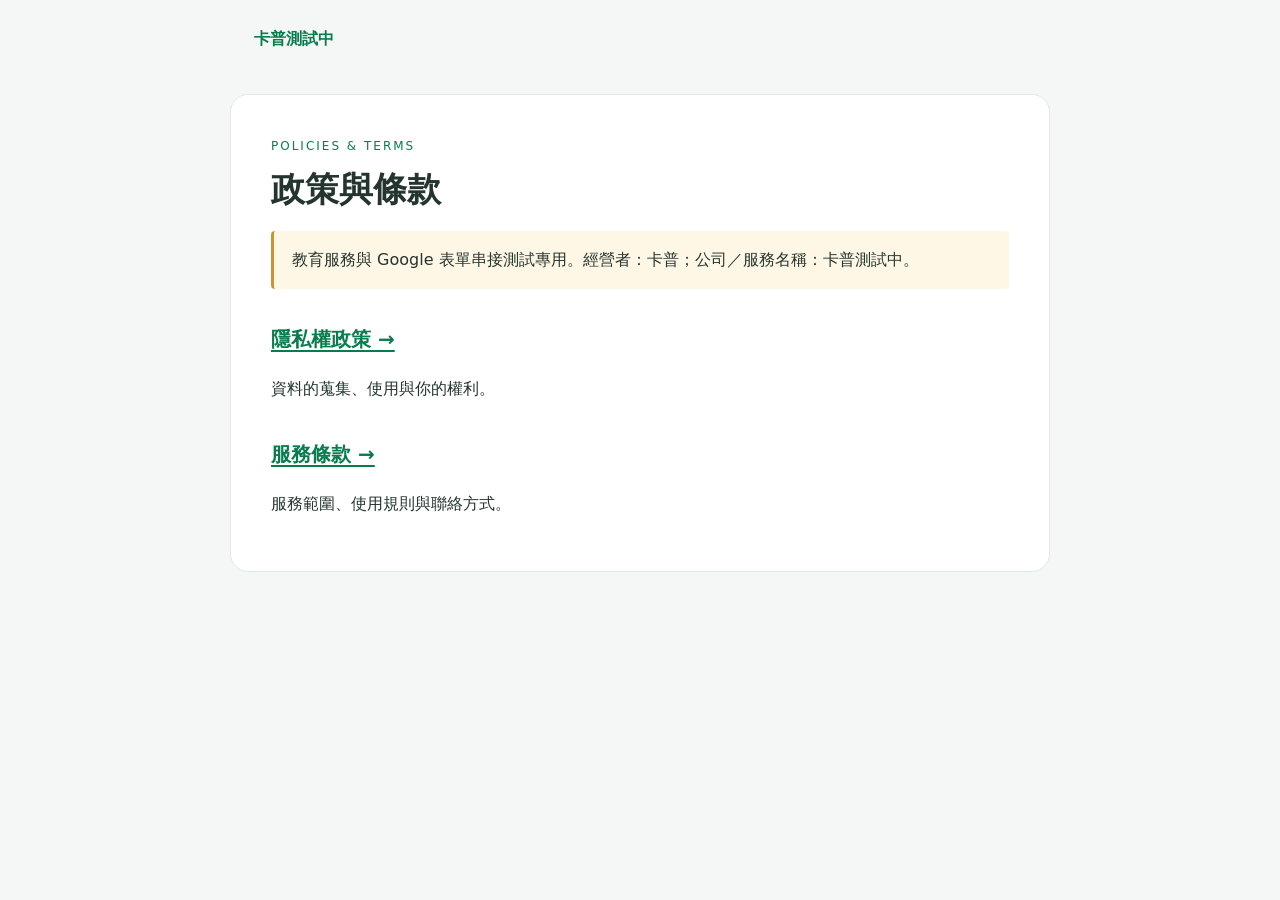
<file: index.html>
<!doctype html><html lang="zh-Hant"><head><meta charset="utf-8"><meta name="viewport" content="width=device-width,initial-scale=1"><meta name="robots" content="noindex"><title>政策與條款｜卡普測試中</title><link rel="stylesheet" href="style.css"></head><body><header><a href="index.html">卡普測試中</a></header><main><div class="label">POLICIES & TERMS</div><h1>政策與條款</h1><div class="notice">教育服務與 Google 表單串接測試專用。經營者：卡普；公司／服務名稱：卡普測試中。</div><h2><a href="privacy.html">隱私權政策 →</a></h2><p>資料的蒐集、使用與你的權利。</p><h2><a href="terms.html">服務條款 →</a></h2><p>服務範圍、使用規則與聯絡方式。</p></main></body></html>
</file>
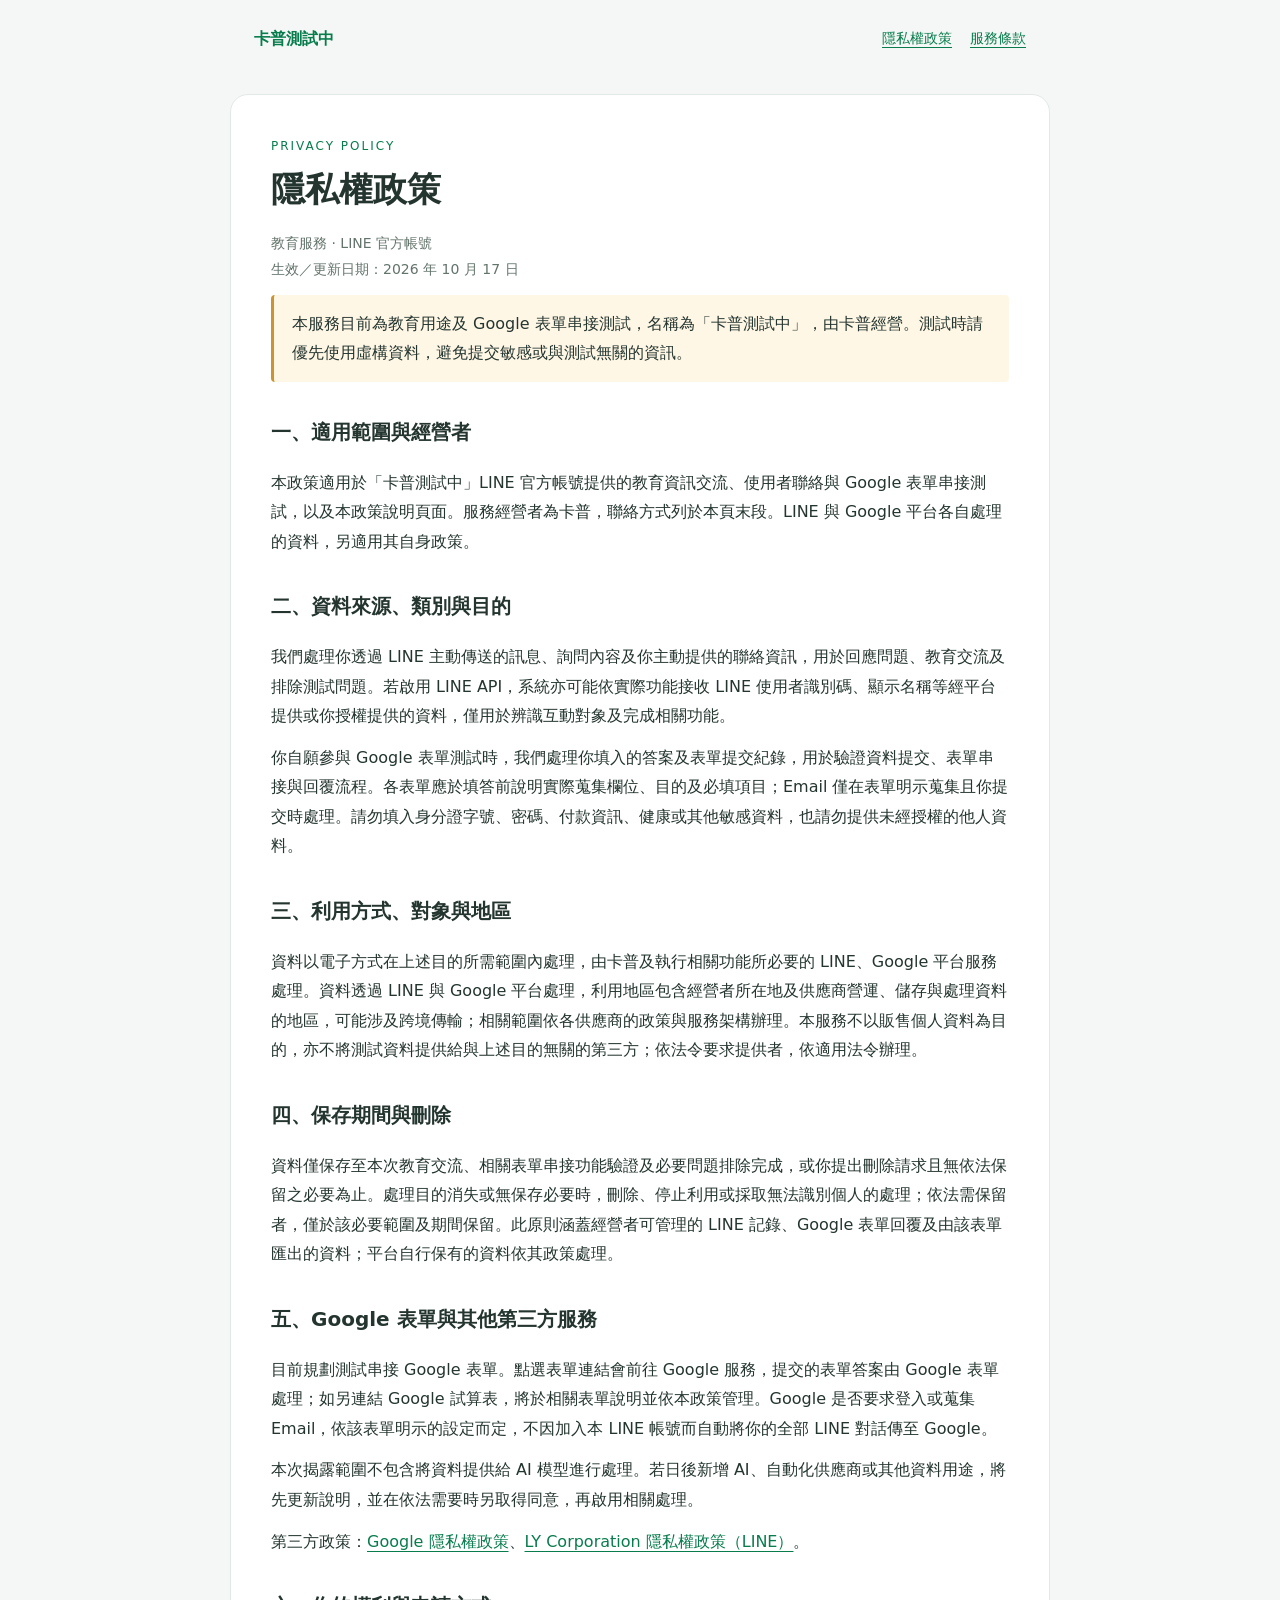
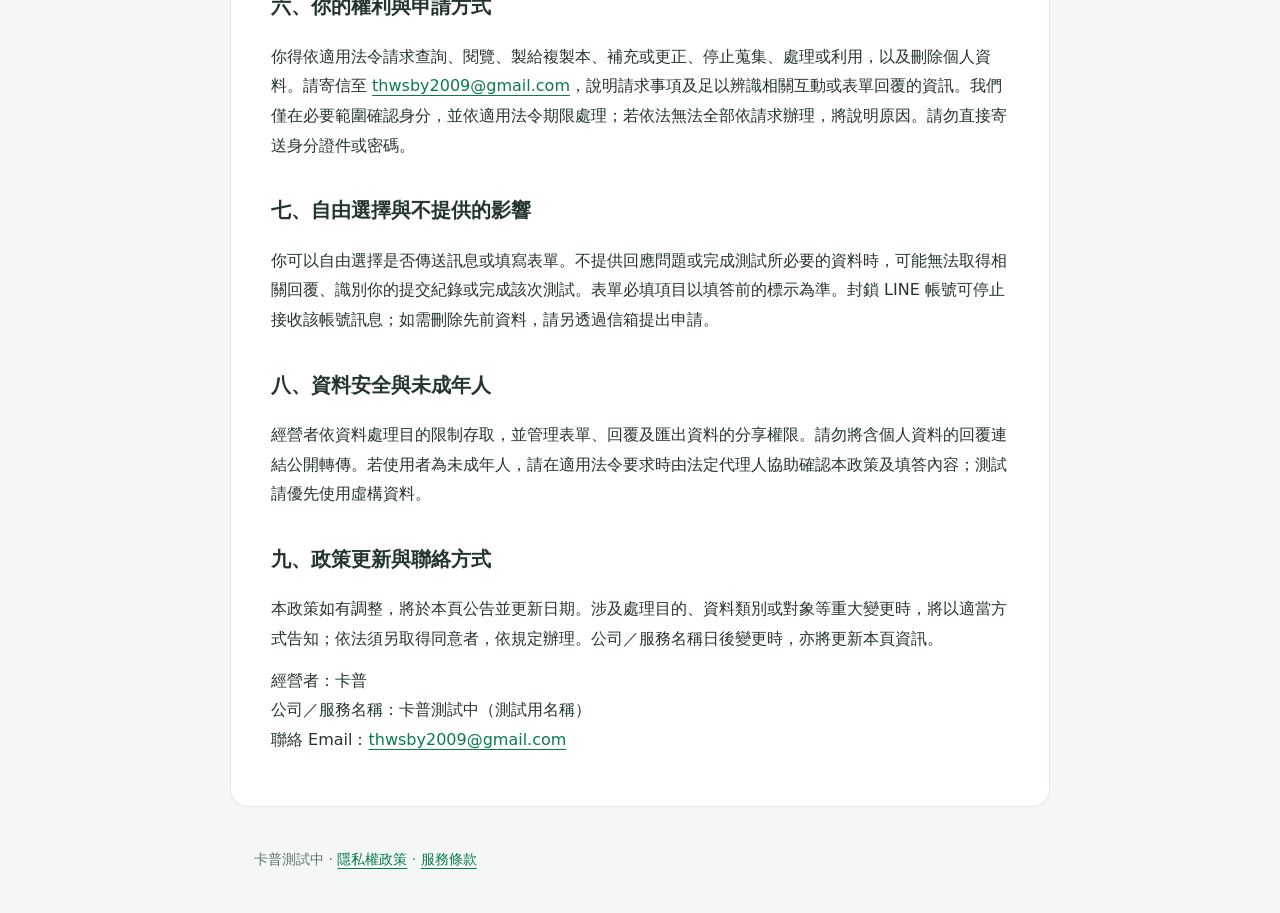
<file: privacy.html>
<!doctype html><html lang="zh-Hant"><head><meta charset="utf-8"><meta name="viewport" content="width=device-width,initial-scale=1"><meta name="robots" content="noindex"><title>隱私權政策｜卡普測試中</title><meta name="description" content="卡普測試中教育與 Google 表單串接測試服務之隱私權政策。"><link rel="stylesheet" href="style.css"></head><body><header><a href="index.html">卡普測試中</a><nav aria-label="法律文件"><a href="privacy.html" aria-current="page">隱私權政策</a><a href="terms.html" >服務條款</a></nav></header><main><div class="label">PRIVACY POLICY</div><h1>隱私權政策</h1><p class="meta">教育服務 · LINE 官方帳號<br>生效／更新日期：2026 年 10 月 17 日</p><div class="notice">本服務目前為教育用途及 Google 表單串接測試，名稱為「卡普測試中」，由卡普經營。測試時請優先使用虛構資料，避免提交敏感或與測試無關的資訊。</div>
<h2>一、適用範圍與經營者</h2><p>本政策適用於「卡普測試中」LINE 官方帳號提供的教育資訊交流、使用者聯絡與 Google 表單串接測試，以及本政策說明頁面。服務經營者為卡普，聯絡方式列於本頁末段。LINE 與 Google 平台各自處理的資料，另適用其自身政策。</p>
<h2>二、資料來源、類別與目的</h2><p>我們處理你透過 LINE 主動傳送的訊息、詢問內容及你主動提供的聯絡資訊，用於回應問題、教育交流及排除測試問題。若啟用 LINE API，系統亦可能依實際功能接收 LINE 使用者識別碼、顯示名稱等經平台提供或你授權提供的資料，僅用於辨識互動對象及完成相關功能。</p><p>你自願參與 Google 表單測試時，我們處理你填入的答案及表單提交紀錄，用於驗證資料提交、表單串接與回覆流程。各表單應於填答前說明實際蒐集欄位、目的及必填項目；Email 僅在表單明示蒐集且你提交時處理。請勿填入身分證字號、密碼、付款資訊、健康或其他敏感資料，也請勿提供未經授權的他人資料。</p>
<h2>三、利用方式、對象與地區</h2><p>資料以電子方式在上述目的所需範圍內處理，由卡普及執行相關功能所必要的 LINE、Google 平台服務處理。資料透過 LINE 與 Google 平台處理，利用地區包含經營者所在地及供應商營運、儲存與處理資料的地區，可能涉及跨境傳輸；相關範圍依各供應商的政策與服務架構辦理。本服務不以販售個人資料為目的，亦不將測試資料提供給與上述目的無關的第三方；依法令要求提供者，依適用法令辦理。</p>
<h2>四、保存期間與刪除</h2><p>資料僅保存至本次教育交流、相關表單串接功能驗證及必要問題排除完成，或你提出刪除請求且無依法保留之必要為止。處理目的消失或無保存必要時，刪除、停止利用或採取無法識別個人的處理；依法需保留者，僅於該必要範圍及期間保留。此原則涵蓋經營者可管理的 LINE 記錄、Google 表單回覆及由該表單匯出的資料；平台自行保有的資料依其政策處理。</p>
<h2>五、Google 表單與其他第三方服務</h2><p>目前規劃測試串接 Google 表單。點選表單連結會前往 Google 服務，提交的表單答案由 Google 表單處理；如另連結 Google 試算表，將於相關表單說明並依本政策管理。Google 是否要求登入或蒐集 Email，依該表單明示的設定而定，不因加入本 LINE 帳號而自動將你的全部 LINE 對話傳至 Google。</p><p>本次揭露範圍不包含將資料提供給 AI 模型進行處理。若日後新增 AI、自動化供應商或其他資料用途，將先更新說明，並在依法需要時另取得同意，再啟用相關處理。</p><p>第三方政策：<a href="https://policies.google.com/privacy?hl=zh-TW" target="_blank" rel="noopener noreferrer">Google 隱私權政策</a>、<a href="https://www.lycorp.co.jp/zh-TW/company/privacypolicy/" target="_blank" rel="noopener noreferrer">LY Corporation 隱私權政策（LINE）</a>。</p>
<h2>六、你的權利與申請方式</h2><p>你得依適用法令請求查詢、閱覽、製給複製本、補充或更正、停止蒐集、處理或利用，以及刪除個人資料。請寄信至 <a href="mailto:thwsby2009@gmail.com">thwsby2009@gmail.com</a>，說明請求事項及足以辨識相關互動或表單回覆的資訊。我們僅在必要範圍確認身分，並依適用法令期限處理；若依法無法全部依請求辦理，將說明原因。請勿直接寄送身分證件或密碼。</p>
<h2>七、自由選擇與不提供的影響</h2><p>你可以自由選擇是否傳送訊息或填寫表單。不提供回應問題或完成測試所必要的資料時，可能無法取得相關回覆、識別你的提交紀錄或完成該次測試。表單必填項目以填答前的標示為準。封鎖 LINE 帳號可停止接收該帳號訊息；如需刪除先前資料，請另透過信箱提出申請。</p>
<h2>八、資料安全與未成年人</h2><p>經營者依資料處理目的限制存取，並管理表單、回覆及匯出資料的分享權限。請勿將含個人資料的回覆連結公開轉傳。若使用者為未成年人，請在適用法令要求時由法定代理人協助確認本政策及填答內容；測試請優先使用虛構資料。</p>
<h2>九、政策更新與聯絡方式</h2><p>本政策如有調整，將於本頁公告並更新日期。涉及處理目的、資料類別或對象等重大變更時，將以適當方式告知；依法須另取得同意者，依規定辦理。公司／服務名稱日後變更時，亦將更新本頁資訊。</p><p>經營者：卡普<br>公司／服務名稱：卡普測試中（測試用名稱）<br>聯絡 Email：<a href="mailto:thwsby2009@gmail.com">thwsby2009@gmail.com</a></p></main><footer>卡普測試中 · <a href="privacy.html">隱私權政策</a> · <a href="terms.html">服務條款</a></footer></body></html>
</file>
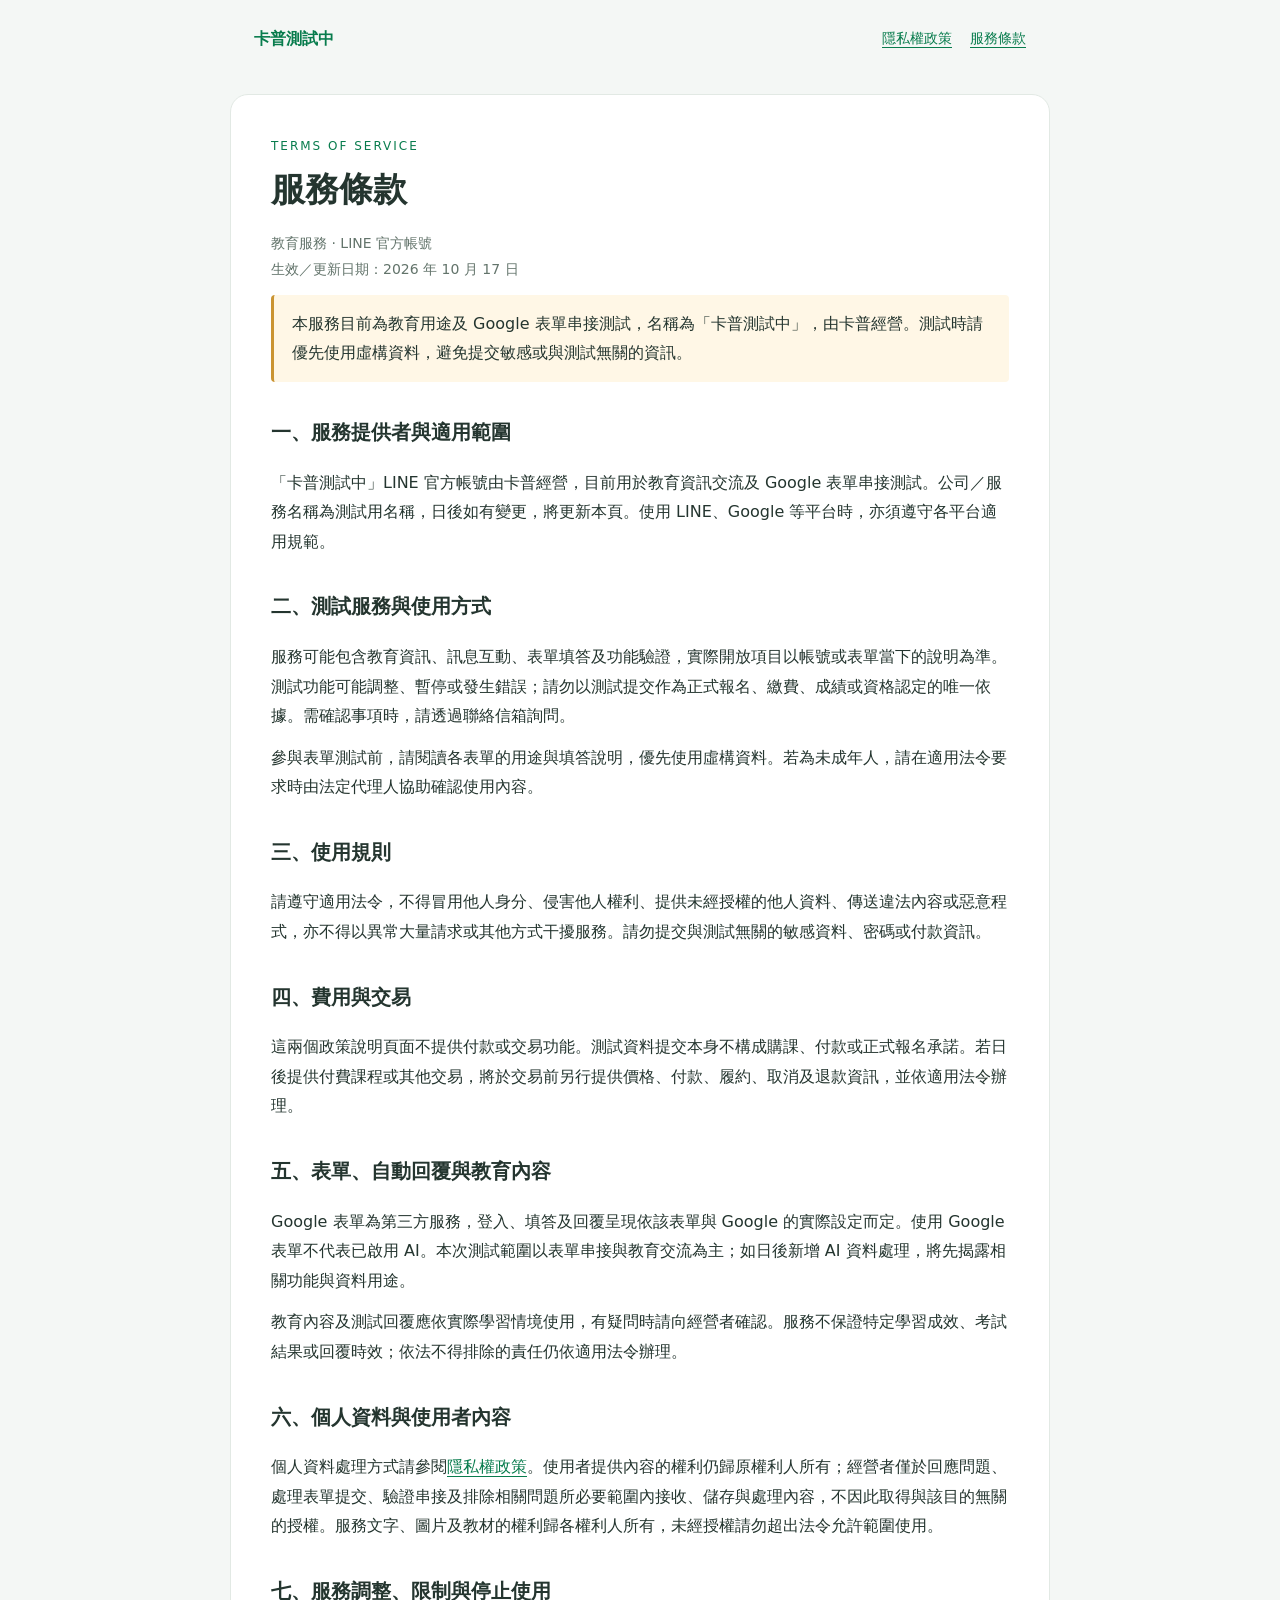
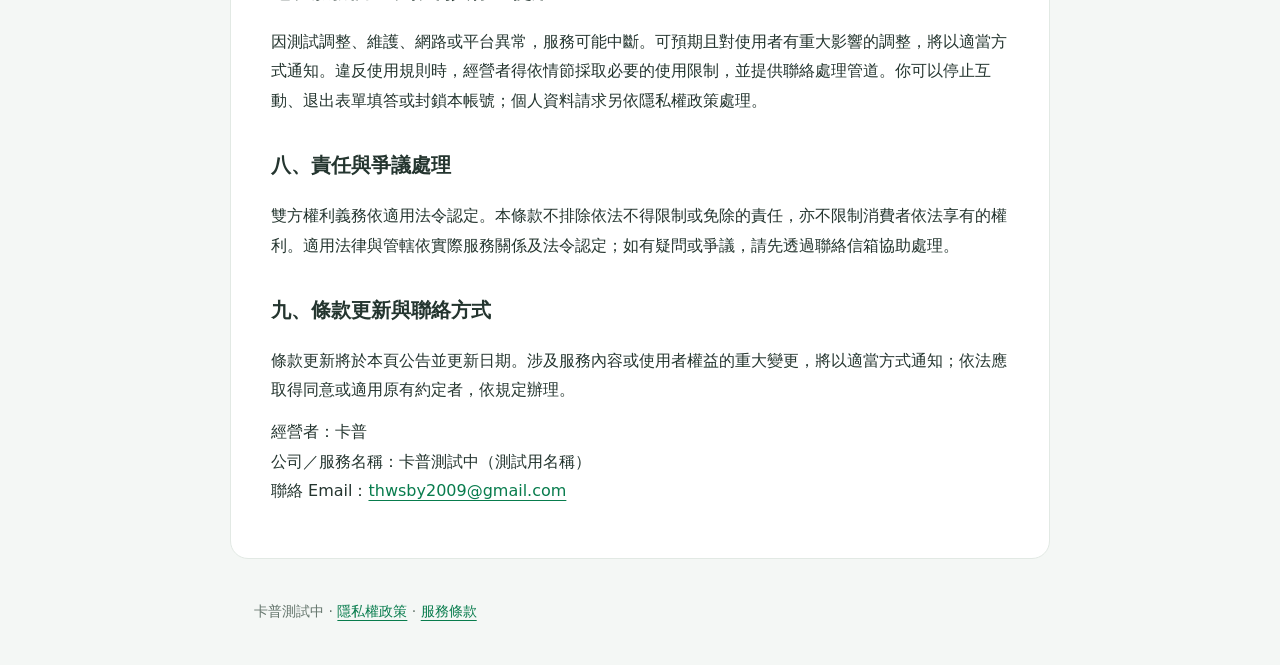
<file: terms.html>
<!doctype html><html lang="zh-Hant"><head><meta charset="utf-8"><meta name="viewport" content="width=device-width,initial-scale=1"><meta name="robots" content="noindex"><title>服務條款｜卡普測試中</title><meta name="description" content="卡普測試中教育與 Google 表單串接測試服務之服務條款。"><link rel="stylesheet" href="style.css"></head><body><header><a href="index.html">卡普測試中</a><nav aria-label="法律文件"><a href="privacy.html" >隱私權政策</a><a href="terms.html" aria-current="page">服務條款</a></nav></header><main><div class="label">TERMS OF SERVICE</div><h1>服務條款</h1><p class="meta">教育服務 · LINE 官方帳號<br>生效／更新日期：2026 年 10 月 17 日</p><div class="notice">本服務目前為教育用途及 Google 表單串接測試，名稱為「卡普測試中」，由卡普經營。測試時請優先使用虛構資料，避免提交敏感或與測試無關的資訊。</div>
<h2>一、服務提供者與適用範圍</h2><p>「卡普測試中」LINE 官方帳號由卡普經營，目前用於教育資訊交流及 Google 表單串接測試。公司／服務名稱為測試用名稱，日後如有變更，將更新本頁。使用 LINE、Google 等平台時，亦須遵守各平台適用規範。</p>
<h2>二、測試服務與使用方式</h2><p>服務可能包含教育資訊、訊息互動、表單填答及功能驗證，實際開放項目以帳號或表單當下的說明為準。測試功能可能調整、暫停或發生錯誤；請勿以測試提交作為正式報名、繳費、成績或資格認定的唯一依據。需確認事項時，請透過聯絡信箱詢問。</p><p>參與表單測試前，請閱讀各表單的用途與填答說明，優先使用虛構資料。若為未成年人，請在適用法令要求時由法定代理人協助確認使用內容。</p>
<h2>三、使用規則</h2><p>請遵守適用法令，不得冒用他人身分、侵害他人權利、提供未經授權的他人資料、傳送違法內容或惡意程式，亦不得以異常大量請求或其他方式干擾服務。請勿提交與測試無關的敏感資料、密碼或付款資訊。</p>
<h2>四、費用與交易</h2><p>這兩個政策說明頁面不提供付款或交易功能。測試資料提交本身不構成購課、付款或正式報名承諾。若日後提供付費課程或其他交易，將於交易前另行提供價格、付款、履約、取消及退款資訊，並依適用法令辦理。</p>
<h2>五、表單、自動回覆與教育內容</h2><p>Google 表單為第三方服務，登入、填答及回覆呈現依該表單與 Google 的實際設定而定。使用 Google 表單不代表已啟用 AI。本次測試範圍以表單串接與教育交流為主；如日後新增 AI 資料處理，將先揭露相關功能與資料用途。</p><p>教育內容及測試回覆應依實際學習情境使用，有疑問時請向經營者確認。服務不保證特定學習成效、考試結果或回覆時效；依法不得排除的責任仍依適用法令辦理。</p>
<h2>六、個人資料與使用者內容</h2><p>個人資料處理方式請參閱<a href="privacy.html">隱私權政策</a>。使用者提供內容的權利仍歸原權利人所有；經營者僅於回應問題、處理表單提交、驗證串接及排除相關問題所必要範圍內接收、儲存與處理內容，不因此取得與該目的無關的授權。服務文字、圖片及教材的權利歸各權利人所有，未經授權請勿超出法令允許範圍使用。</p>
<h2>七、服務調整、限制與停止使用</h2><p>因測試調整、維護、網路或平台異常，服務可能中斷。可預期且對使用者有重大影響的調整，將以適當方式通知。違反使用規則時，經營者得依情節採取必要的使用限制，並提供聯絡處理管道。你可以停止互動、退出表單填答或封鎖本帳號；個人資料請求另依隱私權政策處理。</p>
<h2>八、責任與爭議處理</h2><p>雙方權利義務依適用法令認定。本條款不排除依法不得限制或免除的責任，亦不限制消費者依法享有的權利。適用法律與管轄依實際服務關係及法令認定；如有疑問或爭議，請先透過聯絡信箱協助處理。</p>
<h2>九、條款更新與聯絡方式</h2><p>條款更新將於本頁公告並更新日期。涉及服務內容或使用者權益的重大變更，將以適當方式通知；依法應取得同意或適用原有約定者，依規定辦理。</p><p>經營者：卡普<br>公司／服務名稱：卡普測試中（測試用名稱）<br>聯絡 Email：<a href="mailto:thwsby2009@gmail.com">thwsby2009@gmail.com</a></p></main><footer>卡普測試中 · <a href="privacy.html">隱私權政策</a> · <a href="terms.html">服務條款</a></footer></body></html>
</file>
<file: style.css>
:root{font-family:system-ui,-apple-system,"Microsoft JhengHei",sans-serif;color:#24352f;background:#f4f7f5;line-height:1.85}*{box-sizing:border-box}body{margin:0}header,main,footer{max-width:820px;margin:auto;padding:24px}header{display:flex;justify-content:space-between;gap:18px;align-items:center}a{color:#087c4d;text-underline-offset:4px}header>a{font-weight:700;text-decoration:none}nav{display:flex;gap:18px;font-size:14px}main{background:white;border:1px solid #e2e9e4;border-radius:18px;padding:40px;margin:16px auto}h1{line-height:1.3;font-size:34px;margin:10px 0 20px}h2{font-size:20px;margin-top:32px}p{margin:12px 0}.label{color:#087c4d;font-size:12px;letter-spacing:2px}.notice{background:#fff7e6;border-left:3px solid #ca9432;padding:14px 18px;border-radius:4px}.meta,footer{font-size:14px;color:#63746b}footer{padding-bottom:40px}@media(max-width:860px){main{margin:10px 16px;padding:24px}header{align-items:start;flex-direction:column}h1{font-size:28px}}@media print{body{background:white}main{border:0;margin:0;max-width:none}.notice{border:1px solid}header,footer{display:none}}
</file>
